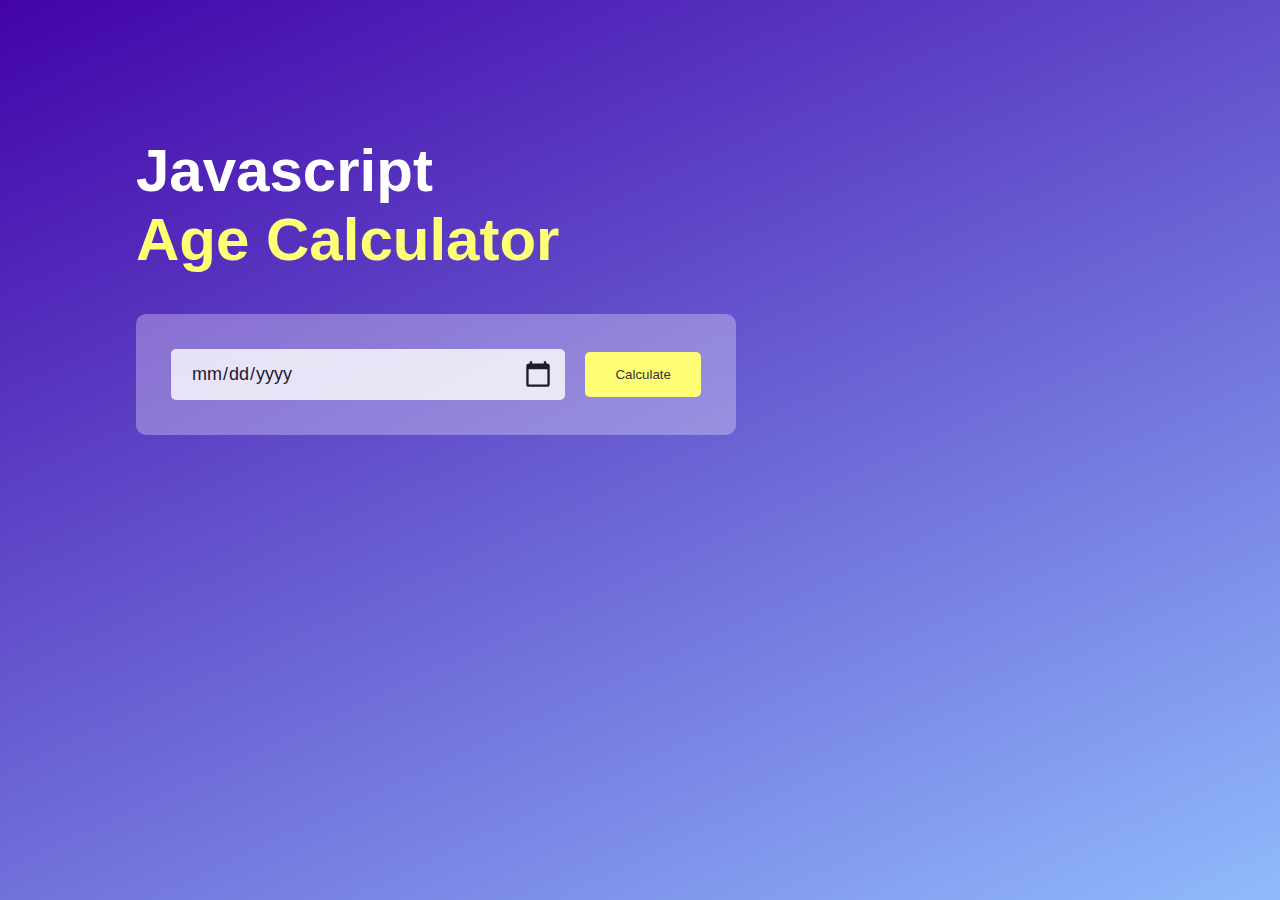
<file: AgeCalculator/index.html>
<!DOCTYPE html>
<html lang="en">
<head>
    <meta charset="UTF-8">
    <meta name="viewport" content="width=device-width, initial-scale=1.0">
    <title>Document</title>
    <link rel="stylesheet" href="style.css">
</head>
<body>
    <div class="container">
        <div class="calculator">
            <h1>Javascript<br><span>Age Calculator</span></h1>
            <div class="input-box">
                <input type="date" id="date">
                <button>Calculate</button>
            </div>
            <p class="result"></p>
        </div>
    </div>

    <script src="script.js"></script>
</body>
</html>
</file>
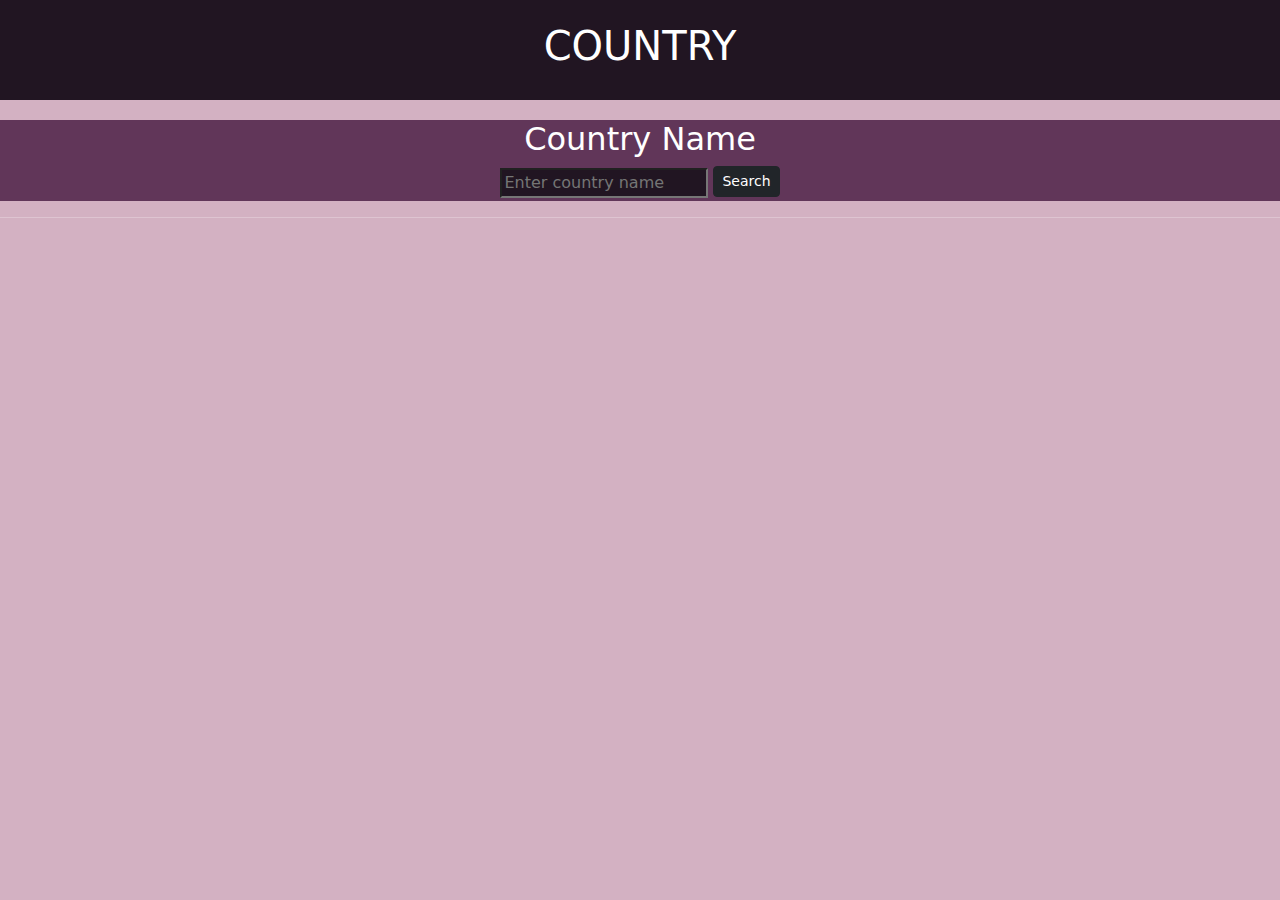
<file: Country/index.html>
<!DOCTYPE html>
<html lang="en">
<head>
    <meta charset="UTF-8">
    <meta name="viewport" content="width=device-width, initial-scale=1.0">
    <title>Country Details</title>
    <link rel="stylesheet" href="	https://cdn.jsdelivr.net/npm/bootstrap@5.3.3/dist/css/bootstrap.min.css">
    <link rel="stylesheet" href="style.css">
</head>
<body>
    <div class="heading">
        <h1>COUNTRY</h1>
    </div>
    <div class="inner">
        <h2>Country Name</h2>
        <input  type="search" placeholder="Enter country name" id="click">
        <button class="btn btn-dark btn-sm" type="submit" id="click">Search</button>
    </div>
    <ul class="list"></ul>

    <hr>

    <script src="	https://cdn.jsdelivr.net/npm/bootstrap@5.3.3/dist/js/bootstrap.bundle.min.js"></script>
    <script src="app.js"></script>
</body>
</html>
</file>
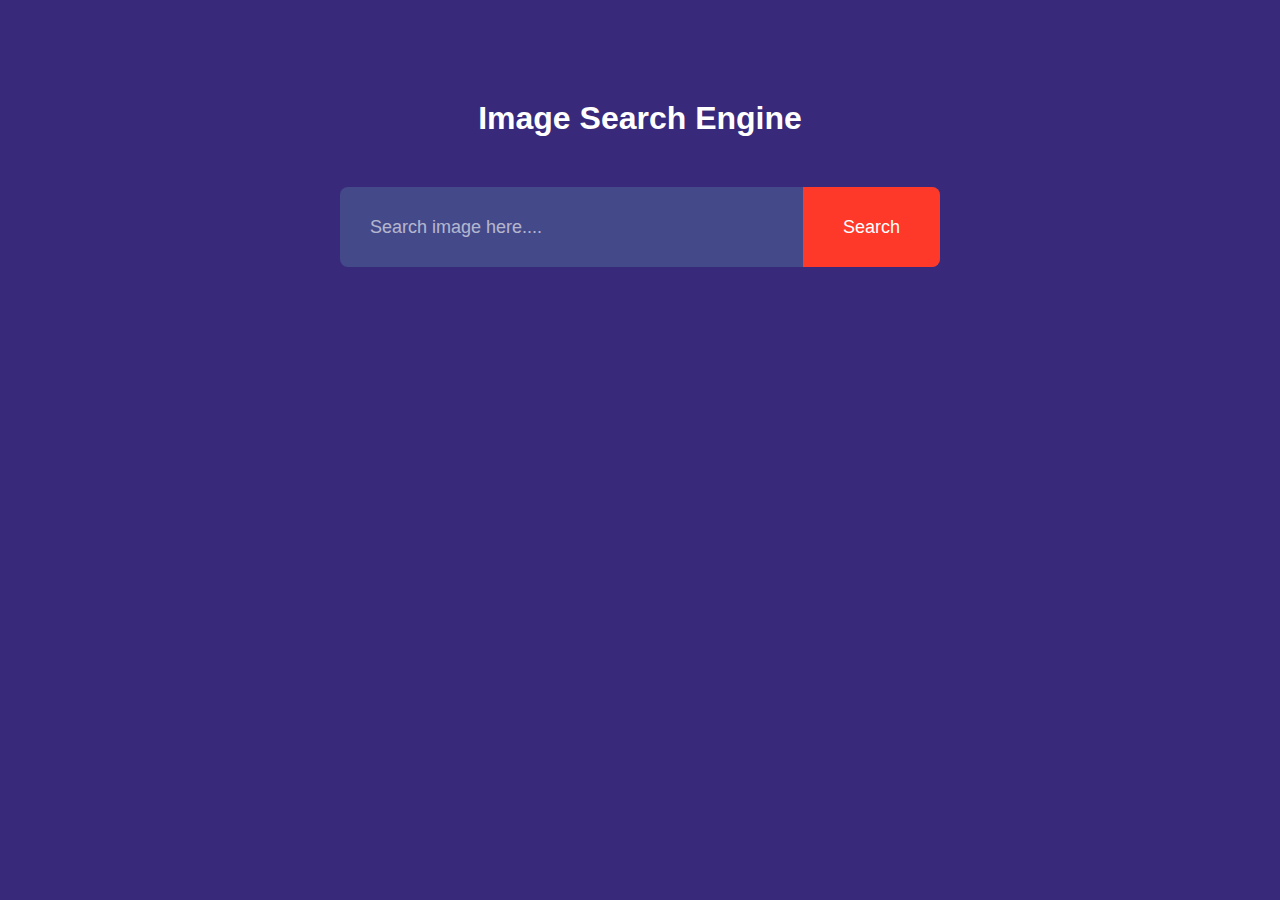
<file: ImageSearchEngine/index.html>
<!DOCTYPE html>
<html lang="en">
<head>
    <meta charset="UTF-8">
    <meta name="viewport" content="width=device-width, initial-scale=1.0">
    <title>Document</title>
    <link rel="stylesheet" href="style.css">
</head>
<body>
    <h1>Image Search Engine</h1>
    <form id="search-form">
        <input type="text" id="search-box" placeholder="Search image here....">
        <button id="search-btn">Search</button>
    </form>
    <div id="img-output"></div>
    <button id="show-more-btn">Show more</button>

    <script src="script.js"></script>
</body>
</html>
</file>
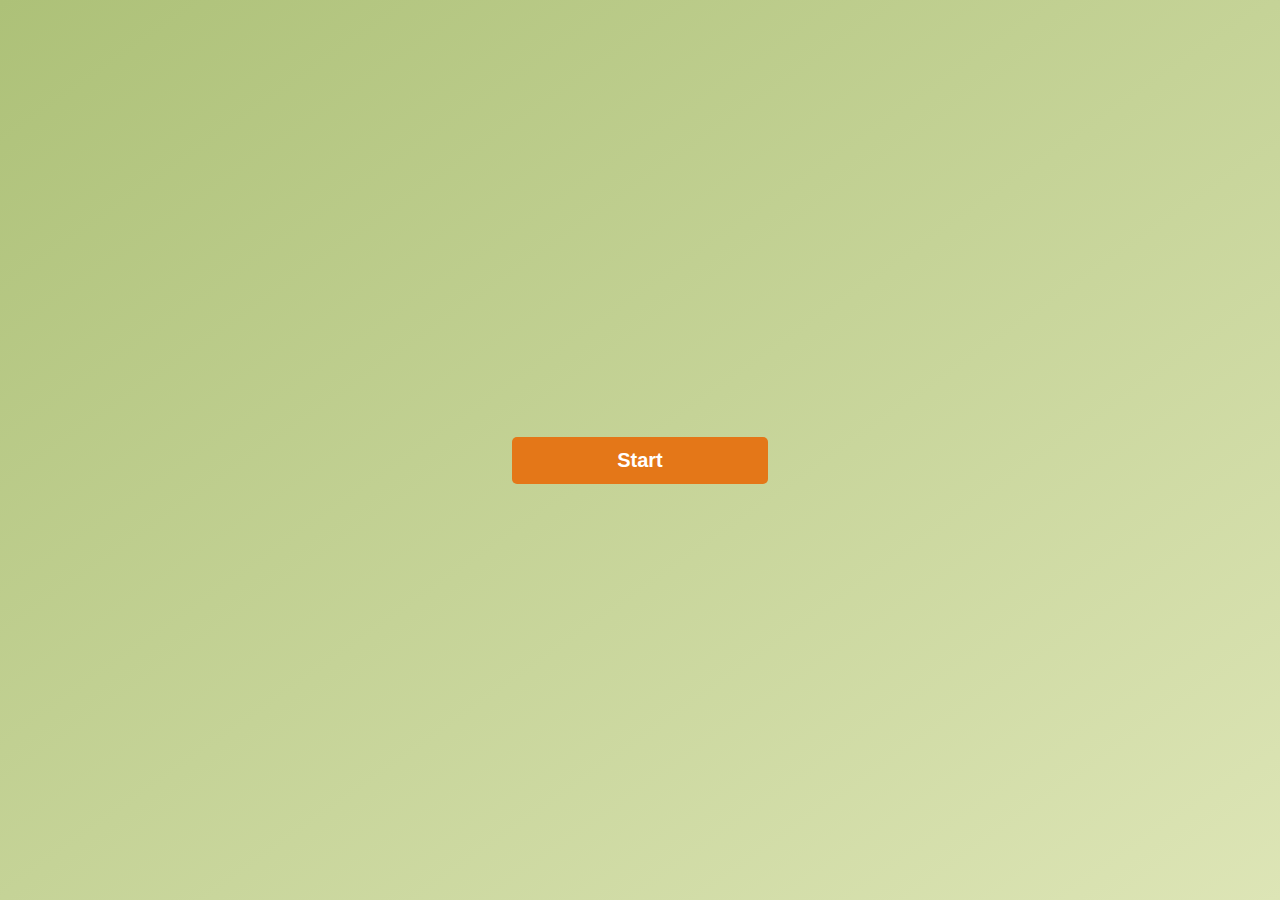
<file: QuizApp/index.html>
<!DOCTYPE html>
<html lang="en">
<head>
    <meta charset="UTF-8">
    <meta name="viewport" content="width=device-width, initial-scale=1.0">
    <title>Document</title>
    <link rel="stylesheet" href="style.css">
</head>
<body>
    <div class="alert">Alert</div>
    <div class="btn startBtn">Start</div>
    <div class="container">
        <h1>Let's play a Quiz Game</h1>
        <div class="question"></div>
        <div class="choices"></div>
        <div class="scoreCard"></div>
        <button class="btn nextBtn">Next</button>
        <div class="timer">15</div>
    </div>

    <script src="script.js"></script>
</body>
</html>
</file>
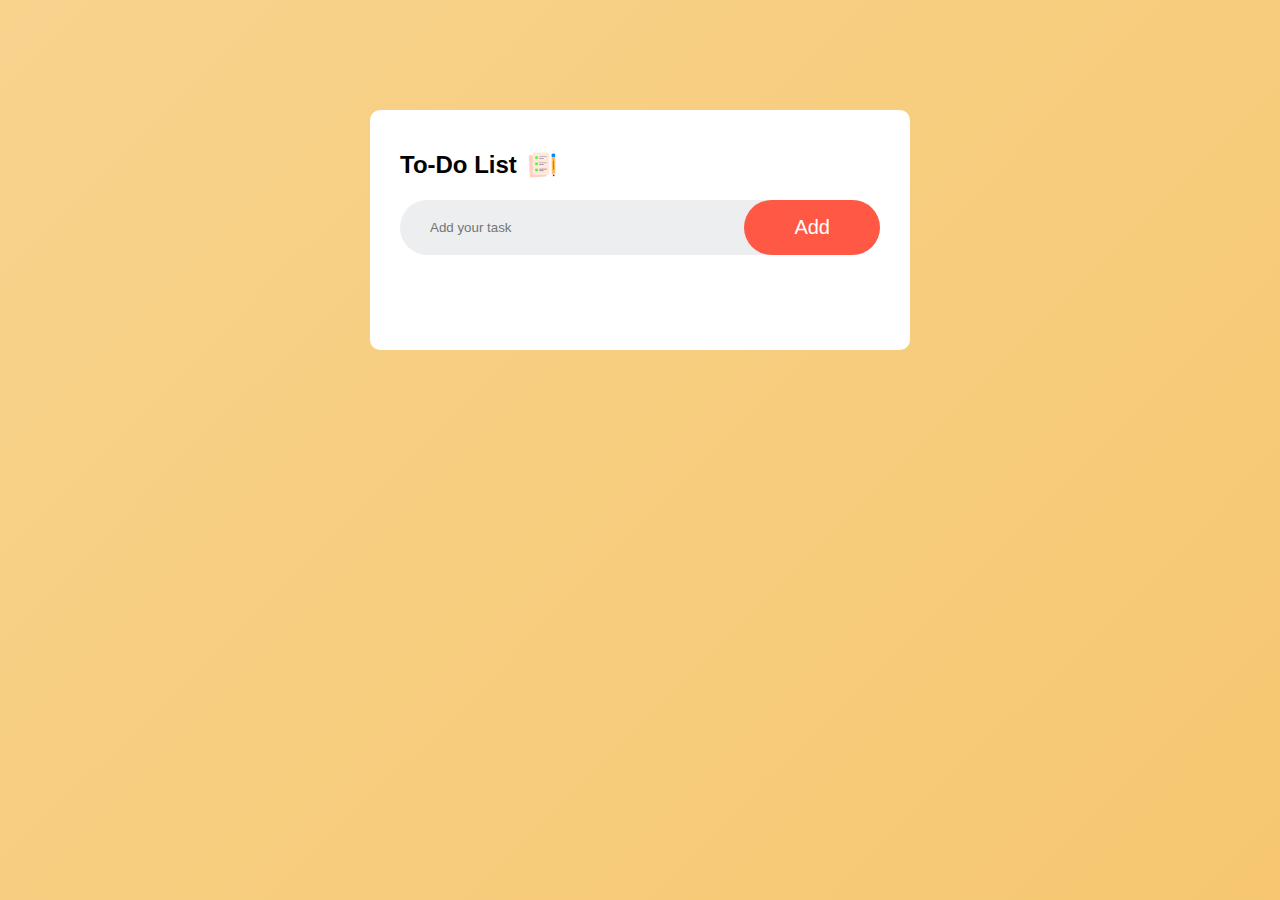
<file: TodoList/index.html>
<!DOCTYPE html>
<html lang="en">
<head>
    <meta charset="UTF-8">
    <meta name="viewport" content="width=device-width, initial-scale=1.0">
    <title>ToDo List</title>
    <link rel="stylesheet" href="style.css">
</head>
<body>
    <div class="container">
        <div class="todo-app">
            <h2>To-Do List <img src="images/icon.png"></h2>
            <div class="row">
                <input type="text" id="input-box" placeholder="Add your task">
                <button onclick="addTask()">Add</button>
            </div>
            <ul id="list-container">
                <!-- <li class="checked">task 1</li>
                <li>task 1</li>
                <li>task 1</li> -->
            </ul>
        </div>
    </div>

    <script src="script.js"></script>
</body>
</html>
</file>
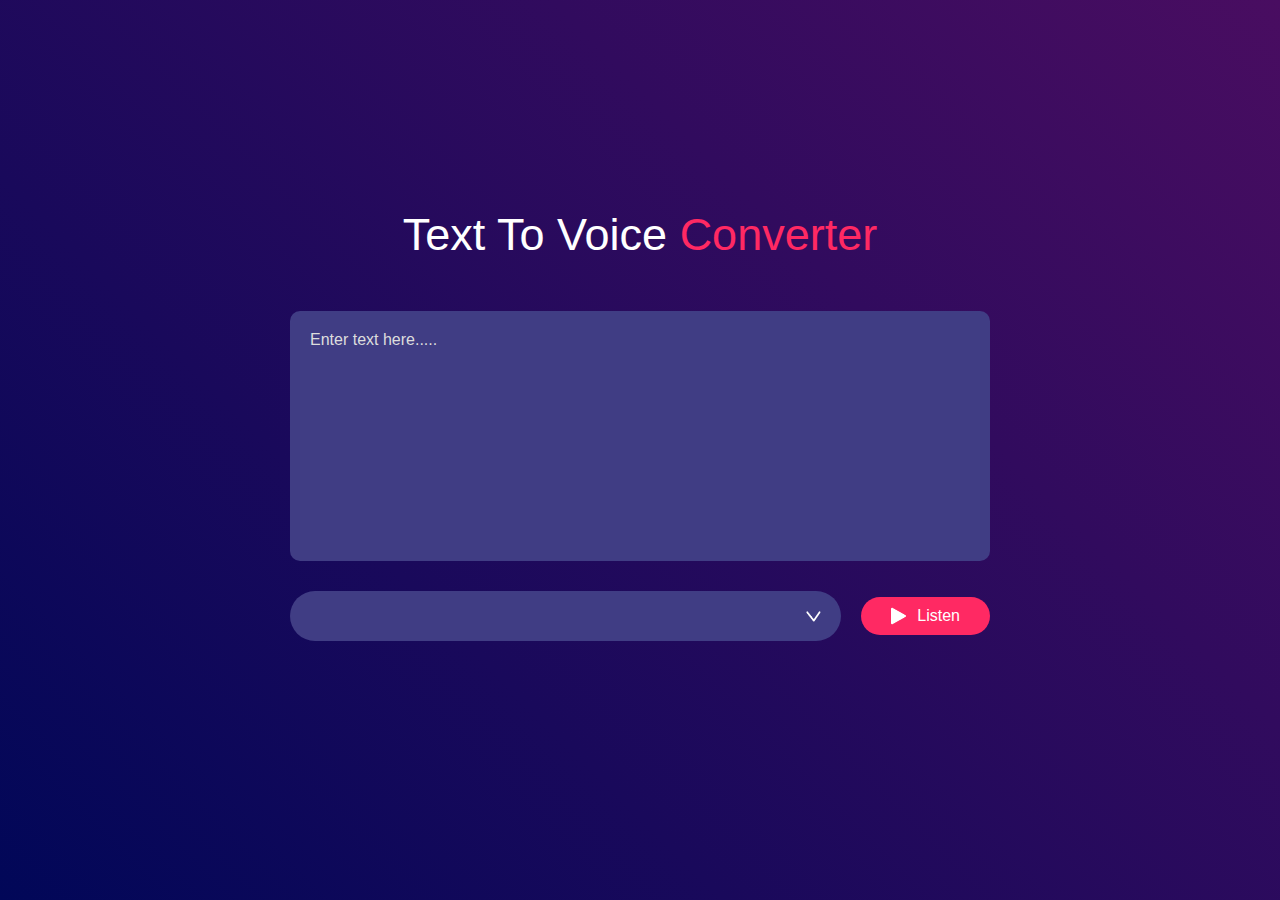
<file: VoiceConverter/index.html>
<!DOCTYPE html>
<html lang="en">
<head>
    <meta charset="UTF-8">
    <meta name="viewport" content="width=device-width, initial-scale=1.0">
    <title>Document</title>
    <link rel="stylesheet" href="style.css">
</head>
<body>
    <div class="hero">
        <h1>Text To Voice <span>Converter</span></h1>
        <textarea placeholder="Enter text here....."></textarea>
        <div class="row">
            <select></select>
            <button><img src="images/play.png">Listen</button>
        </div>
    </div>
    <script src="script.js"></script>
</body>
</html>
</file>
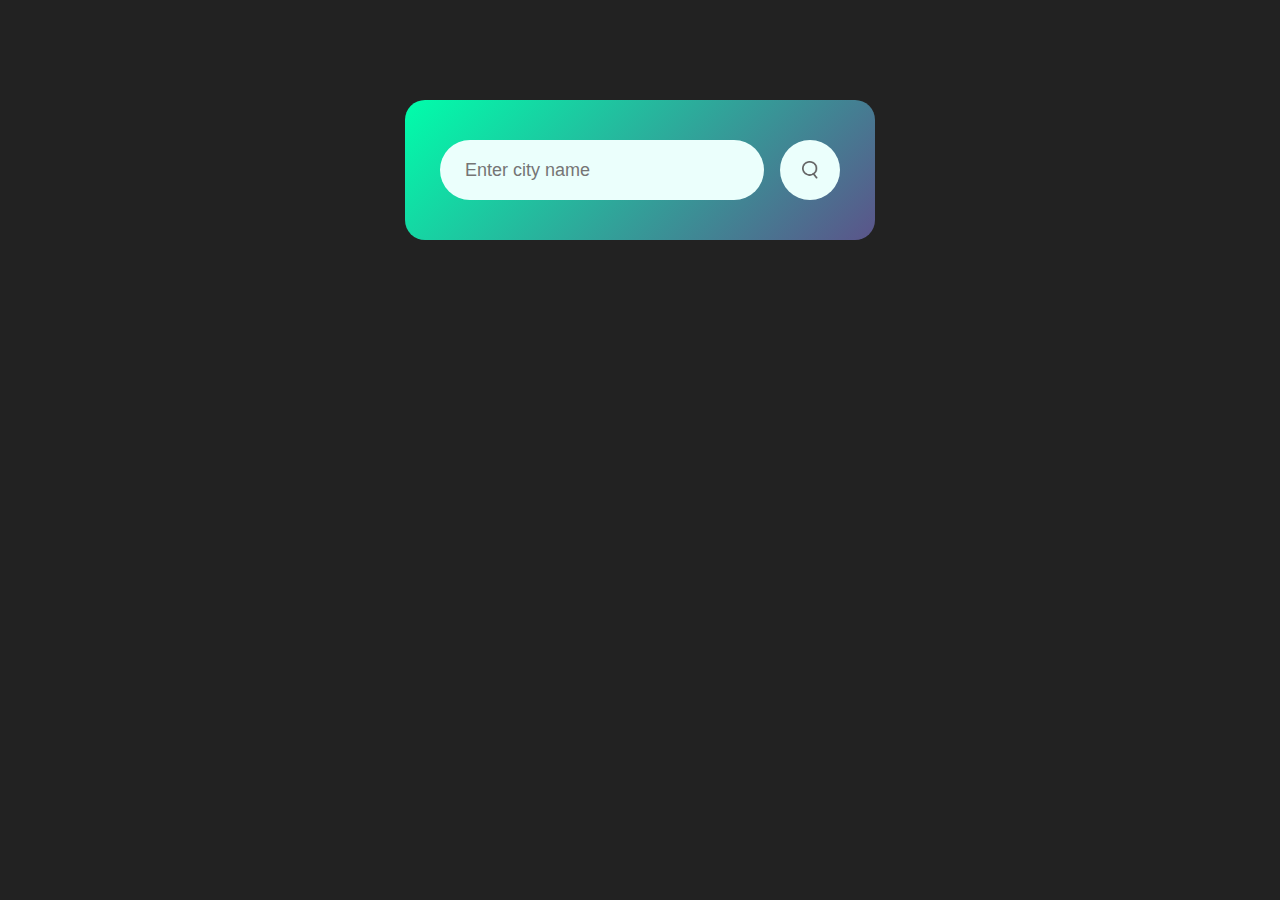
<file: WeatherApp/index.html>
<!DOCTYPE html>
<html lang="en">
<head>
    <meta charset="UTF-8">
    <meta name="viewport" content="width=device-width, initial-scale=1.0">
    <title>Document</title>
    <link rel="stylesheet" href="style.css">
</head>
<body>
    <div class="card">
        <div class="search">
            <input type="text" placeholder="Enter city name" spellcheck="false">
            <button><img src="images/search.png"></button>
        </div>
        <div class="error">
            <p>Invalid city name</p>
        </div>
        <div class="weather">
            <img src="images/rain.png" class="icon">
            <h1 class="temp">22&deg;c</h1>
            <h2 class="city">New York</h2>
            <div class="details">
                <div class="col">
                    <img src="images/humidity.png">
                    <div>
                        <p class="humidity">50%</p>
                        <p>Humiditiy</p>
                    </div>
                </div>
                <div class="col">
                    <img src="images/wind.png">
                    <div>
                        <p class="wind">5 km/h</p>
                        <p>Wind Speed</p>
                    </div>
                </div>
            </div>
        </div>
    </div>


    <script src="script.js"></script>
</body>
</html>
</file>
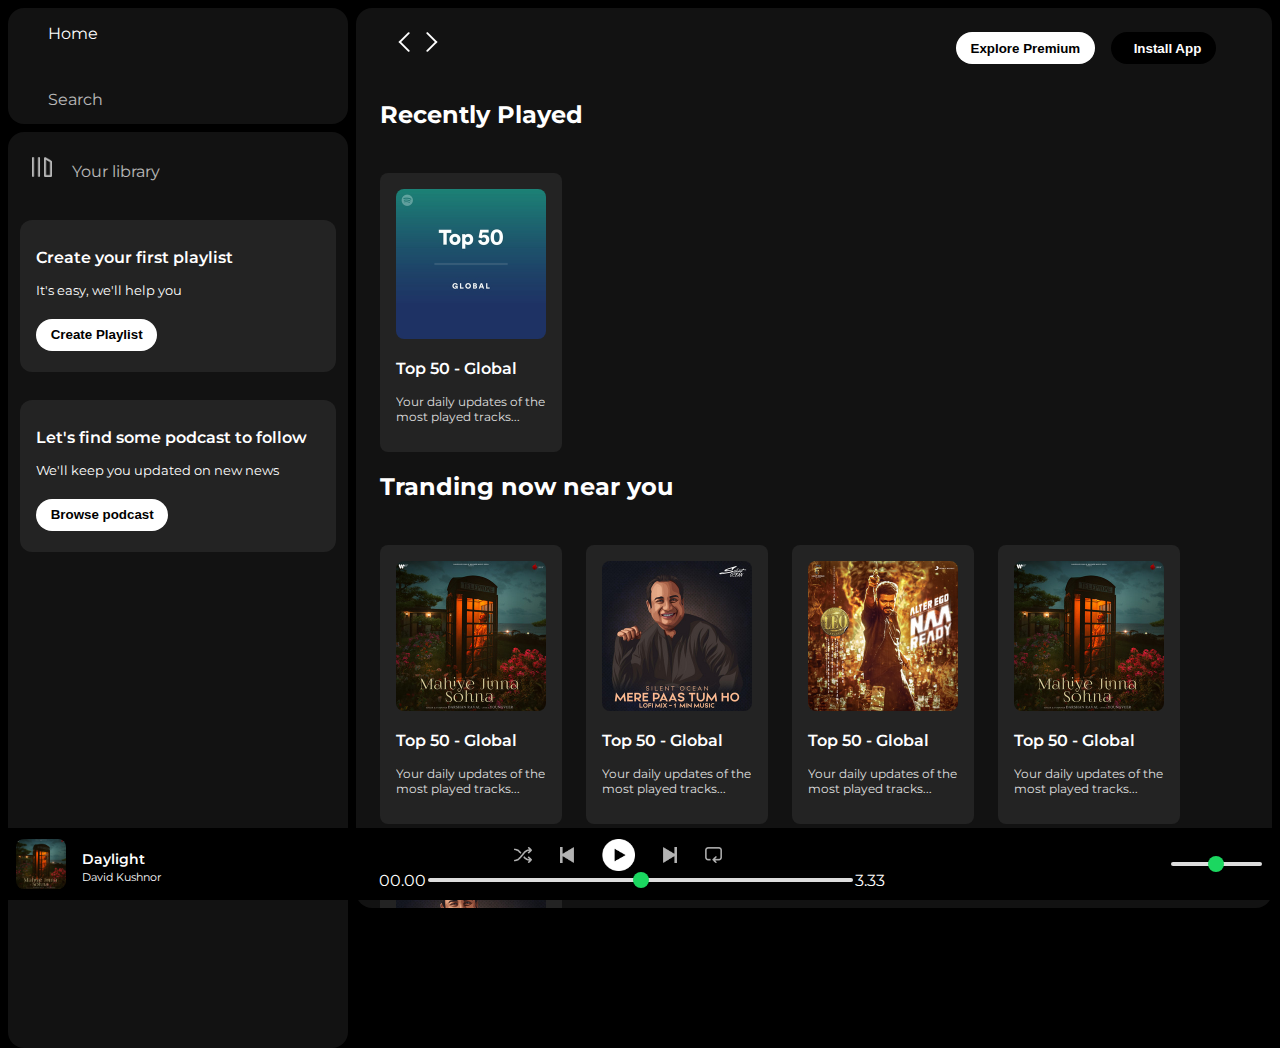
<file: spotify-clone/project/index.html>
<!DOCTYPE html>
<html lang="en">
<head>
    <meta charset="UTF-8">
    <meta name="viewport" content="width=device-width, initial-scale=1.0">
    <link rel="stylesheet" href="https://cdnjs.cloudflare.com/ajax/libs/font-awesome/6.5.1/css/all.min.css" integrity="sha512-DTOQO9RWCH3ppGqcWaEA1BIZOC6xxalwEsw9c2QQeAIftl+Vegovlnee1c9QX4TctnWMn13TZye+giMm8e2LwA==" crossorigin="anonymous" referrerpolicy="no-referrer" />
    <link rel="icon" href="../assests/logo.png">
    <title>Spotify - Web Player: Music for everyone</title>
    <link rel="stylesheet" href="style.css">
    <link rel="preconnect" href="https://fonts.googleapis.com">
    <link rel="preconnect" href="https://fonts.gstatic.com" crossorigin>
    <link href="https://fonts.googleapis.com/css2?family=Montserrat:wght@100..900&display=swap" rel="stylesheet">
    </head>
<body>
    <div class="main">
        <div class="sidebar">
            <div class="nav">
                <div class="nav-option" style="opacity: 1;">
                    <i class="fa-solid fa-house"></i>
                    <a href="#">Home</a>
                </div>

                <div class="nav-option">
                    <i class="fa-solid fa-magnifying-glass"></i>
                    <a href="#">Search</a>
                </div>
             </div>

             <div class="library">
                <div class="option">
                    <div class="lib-option nav-option">
                        <img src="../assests/library_icon.png">
                        <a href="#">Your library</a>
                    </div>

                    <div class="icons">
                        <i class="fa-solid fa-plus"></i>
                        <i class="fa-solid fa-arrow-right"></i>
                    </div>
                </div>

                <div class="lib-box">
                    <div class="box">
                        <p class="box-p1">Create your first playlist</p>
                        <p class="box-p2">It's easy, we'll help you</p>
                        <button class="badge">Create Playlist</button>
                    </div>

                    <div class="box">
                        <p class="box-p1">Let's find some podcast to follow</p>
                        <p class="box-p2">We'll keep you updated on new news</p>
                        <button class="badge">Browse podcast</button>
                    </div>
                </div>
             </div>
        </div>
        <div class="main-content">
            <div class="sticky-nav">
                <div class="sticky-nav-icons">
                    <img src="../assests/backward_icon.png">
                    <img src="../assests/forward_icon.png" class="hide">
                </div>
                
                <div class="sticky-nav-options">
                    <button class="badge nav-items hide">Explore Premium</button>
                    <button class="badge nav-items dark-badge"><i class="fa-regular fa-circle-down"></i>Install App</button>
                    <i class="fa-regular fa-user nav-items"></i>
                </div>
            </div>

            <h2>Recently Played</h2>
            <div class="card-container">
                <div class="card">
                    <img src="../assests/card1img.jpeg" class="card-img">
                    <p class="card-title">Top 50 - Global</p>
                    <p class="card-info">Your daily updates of the most played tracks...</p>
                </div>
            </div>

            <h2>Tranding now near you</h2>
            <div class="card-container">
                <div class="card">
                    <img src="../assests/card2img.jpeg" class="card-img">
                    <p class="card-title">Top 50 - Global</p>
                    <p class="card-info">Your daily updates of the most played tracks...</p>
                </div>

                <div class="card">
                    <img src="../assests/card3img.jpeg" class="card-img">
                    <p class="card-title">Top 50 - Global</p>
                    <p class="card-info">Your daily updates of the most played tracks...</p>
                </div>

                <div class="card">
                    <img src="../assests/card4img.jpeg" class="card-img">
                    <p class="card-title">Top 50 - Global</p>
                    <p class="card-info">Your daily updates of the most played tracks...</p>
                </div>

                <div class="card">
                    <img src="../assests/card2img.jpeg" class="card-img">
                    <p class="card-title">Top 50 - Global</p>
                    <p class="card-info">Your daily updates of the most played tracks...</p>
                </div>

                <div class="card">
                    <img src="../assests/card3img.jpeg" class="card-img">
                    <p class="card-title">Top 50 - Global</p>
                    <p class="card-info">Your daily updates of the most played tracks...</p>
                </div>
            </div>

            <h2>Recently Played</h2>
            <div class="card-container">
                <div class="card">
                    <img src="../assests/card5img.jpeg" class="card-img">
                    <p class="card-title">Top 50 - Global</p>
                    <p class="card-info">Your daily updates of the most played tracks...</p>
                </div>

                <div class="card">
                    <img src="../assests/card6img.jpeg" class="card-img">
                    <p class="card-title">Top 50 - Global</p>
                    <p class="card-info">Your daily updates of the most played tracks...</p>
                </div>

                <div class="card">
                    <img src="../assests/card1img.jpeg" class="card-img">
                    <p class="card-title">Top 50 - Global</p>
                    <p class="card-info">Your daily updates of the most played tracks...</p>
                </div>
            </div>

            <div class="footer">
                <div class="line"></div>
            </div>
            
        </div>
        <div class="music-player">
            <div class="album">
                <img src="../assests/card2img.jpeg" class="album-img">
                <div class="album-p">
                    <p class="album-p1">Daylight</p>
                    <p class="album-p2">David Kushnor</p>
                </div>
                <i class="fa-regular fa-heart"></i>
                <i class="fa-solid fa-ticket"></i>
            </div>

            <div class="player">
                <div class="player-control">
                    <img src="../assests/player_icon1.png" class="player-control-icon">
                    <img src="../assests/player_icon2.png" class="player-control-icon">
                    <img src="../assests/player_icon3.png" class="player-control-icon" style="height: 2rem; opacity: 1;">
                    <img src="../assests/player_icon4.png" class="player-control-icon">
                    <img src="../assests/player_icon5.png" class="player-control-icon">
                </div>

                <div class="playback-bar">
                    <span class="curr-time">00.00</span>
                    <input type="range" min="0" max="100" class="progress-bar" step="1">
                    <span class="total-time">3.33</span>
                </div>
            </div>
            <div class="controls">
                <i class="fa-regular fa-square-caret-right i"></i>
                <i class="fa-solid fa-microphone-lines i"></i>
                <i class="fa-solid fa-bars i"></i>
                <i class="fa-brands fa-hive i"></i>
                <i class="fa-solid fa-volume-high i"></i>
                <input type="range" min="0" max="100" class="control-bar" step="1">
            </div>
        </div>
    </div>
</body>
</html>
</file>
<file: AgeCalculator/style.css>
*{
    margin: 0;
    padding: 0;
    font-family: "Poppins", sans-serif;
    box-sizing: border-box;
}

.container{
    width: 100%;
    min-height: 100vh;
    background: linear-gradient(155deg, #4203a9, #90bafc);
    color: #fff;
    padding: 10px;
}

.calculator{
    width: 100%;
    max-width: 600px;
    margin-left: 10%;
    margin-top: 10%;
}

.calculator h1 {
    font-size: 60px;
}

.calculator span{
    color: #ffff76;
}

.input-box{
    margin: 40px 0;
    padding: 35px;
    border-radius: 10px;
    background-color: rgba(255, 255, 255, 0.3);
    display: flex;
    align-items: center;
}

input{
    flex: 1;
    margin-right: 20px;
    padding: 14px 20px;
    border: 0;
    outline: 0;
    font-size: 18px;
    border-radius: 5px;
    position: relative;
    opacity: 0.8;
}

button {
    background-color: #ffff76;
    border: 0;
    outline: 0;
    border-radius: 5px;
    font-weight: 500;
    padding: 15px 30px;
    color: #333;
    cursor: pointer;
}

input::-webkit-calendar-picker-indicator{
    top: 0;
    right: 0;
    bottom: 0;
    left: 0;
    height: auto;
    width: auto;
    position: absolute;
    background-position: calc(100% - 10px);
    background-size: 30px;
    cursor: pointer;
}

.result{
    font-size: 24px;
}
</file>
<file: Country/style.css>
body {
    background-color: #D3B1C2;
    text-align: center;
    color: white;
}

.heading {
    background-color: #211522;
    height: 100px;
    display: flex;
    justify-content: center;
    align-items: center;
}

.inner {
    background-color: #613659;
    margin-top: 20px;
}

input {
    background-color: #211522;
    color: white;
}

.btn-dark {
    margin-bottom: 4px;
}

.list {
    text-align: left;
    color: #211522;
    margin-top: 10px;
}

hr {
    background-color: #211522;
}
</file>
<file: ImageSearchEngine/style.css>
*{
    margin: 0;
    padding: 0;
    font-family: "Poppins", sans-serif;
    box-sizing: border-box;
}

body{
    background-color: #39297b;
    color: #fff;
}

h1{
    margin: 100px auto 50px;
    text-align: center;
    font-weight: 600;
}

form{
    width: 90%;
    max-width: 600px;
    margin: auto;
    height: 80px;
    display: flex;
    align-items: center;
    background-color: #434989;
    border-radius: 8px;
}

form input{
    flex: 1;
    height: 100%;
    border: 0;
    outline: 0;
    background: transparent;
    font-size: 18px;
    padding: 0 30px;
    color: #fff;
}

form button{
    height: 100%;
    padding: 0 40px;
    border: 0;
    outline: 0;
    font-size: 18px;
    color: #fff;
    background-color: #ff3929;
    border-top-right-radius: 8px;
    border-bottom-right-radius: 8px;
    cursor: pointer;
}

::placeholder{
    color: #fff;
    opacity: 0.6;
}

#show-more-btn{
    background-color: #ff3929;
    color: #fff;
    border: 0;
    outline: 0;
    padding: 10px 20px;
    margin: 10px auto 100px;
    border-radius: 4px;
    cursor: pointer;
    display: none; 
}

#img-output{
    width: 80%;
    margin: 100px auto 50px;
    display: grid;
    grid-template-columns: 1fr 1fr 1fr;
    grid-gap: 40px;
}

#img-output img{
    width: 100%;
    height: 230px;
    object-fit: cover;
    border-radius: 5px;
}
</file>
<file: QuizApp/style.css>
*{
    margin: 0;
    padding: 0;
    font-family: Verdana, Geneva, Tahoma, sans-serif;
    box-sizing: border-box;
}

body {
    width: 100%;
    height: 100vh;
    background: linear-gradient(to right bottom, 
    #adc178, #dde5b6);
    display: grid;
    place-items: center;
}

.container {
    width: 80%;
    max-width: 850px;
    padding: 30px;
    text-align: center;
    border: 5px solid white;
    display: none;
}

.container h1{
    font-size: 36px;
    margin-bottom: 40px;
    text-decoration: underline;
    text-underline-offset: 8px;
}

.question {
    font-size: 25px;
    margin-bottom: 20px;
}

.choice {
    font-size: 20px;
    background-color: #f0ead2;
    margin: 10px auto;
    padding: 10px;
    border-radius: 5px;
    width: 60%;
    text-align: left;
    cursor: pointer;
    opacity: 0;
    transform: translateY(50%);
    animation: fade 0.6s ease forwards;
}

.choice:hover {
    background-color: #ddd;
}

.btn {
    width: 60%;
    font-size: 20px;
    font-weight: 600;
    background-color: #e47718;
    margin: 20px auto 0 auto;
    padding: 12px 20px;
    border: none;
    border-radius: 5px;
    color: white;
    cursor: pointer;
}

.btn:hover {
    background-color: #e98a37;
}

.choice.selected{
    background-color: #31572c;
    color: white;
}

.scoreCard {
    font-size: 25px;
    margin: 20px 0 20px 0;
}

.alert {
    background-color: #5d9b63;
    width: 100%;
    padding: 12px;
    position: absolute;
    top: 0;
    color: white;
    font-size: 1.2rem;
    display: none;
}

.startBtn {
    width: 20%;
    text-align: center;
}

.timer {
    position: absolute;
    top: 30px;
    right: 30px;
    width: 72px;
    height: 72px;
    border-radius: 50%;
    background-color: black;
    color: white;
    font-size: 24px;
    border: 5px solid red;
    font-weight: 600;
    display: flex;
    justify-content: center;
    align-items: center;
    padding: 20px;
    animation: pulse 1s ease-in-out infinite;
}

/* adding animation in timer */
@keyframes pulse {
    0%{
        transform: scale(1);
    }
    50%{
        transform: scale(1.2);
    }
    100%{
        transform: scale(1);
    }
}

/* adding animation in choices */
@keyframes fade{
    0%{
        opacity: 0;
        transform: translateY(50%);
    }
    100%{
        opacity: 1;
        transform: translateY(0);
    }
}
</file>
<file: TodoList/style.css>
*{
    margin: 0;
    padding: 0;
    font-family: 'Poppins', sans-serif;
    box-sizing: border-box;
}

.container{
    width: 100%;
    min-height: 100vh;
    background: linear-gradient(135deg, #f8d38d, #f6c770);
    padding: 10px;
}

.todo-app{
    width: 100%;
    max-width: 540px;
    background: #fff;
    margin: 100px auto 20px;
    padding: 40px 30px 70px;
    border-radius: 10px;
}

.todo-app h2 {
    display: flex;
    align-items: center;
    margin-bottom: 20px;
}

.todo-app h2 img{
    width: 30px;
    margin-left: 10px;
}

.row{
    display: flex;
    align-items: center;
    justify-content: space-between;
    background-color: #edeef0;
    border-radius: 30px;
    padding-left: 20px;
    margin-bottom: 25px;
}

input{
    flex: 1;
    border: none;
    outline: none;
    background: transparent;
    padding: 10px;
    font-weight: 14px;
}

button{
    border: none;
    outline: none;
    background: #ff5945;
    color: #fff;
    padding: 16px 50px;
    font-size: 20px;
    border-radius: 40px;
    cursor: pointer;
}

ul li{
    list-style: none;
    user-select: none;
    font-size: 18px;
    padding: 12px 8px 12px 50px;
    cursor: pointer;
    position: relative;
}

ul li::before{
    content: '';
    position: absolute;
    height: 28px;
    width: 28px;
    border-radius: 50%;
    background-image: url(images/unchecked.png);
    background-size: cover;
    background-position: center;
    top: 10px;
    left: 8px;
}

ul li.checked{
    color: #555;
    text-decoration: line-through;
}

ul li.checked::before{
    background-image: url(images/checked.png);
}

ul li span{
    position: absolute;
    top: 5px;
    right: 0;
    height: 40px;
    width: 40px;
    font-size: 22px;
    color: #555;
    border-radius: 50%;
    line-height: 40px;
    text-align: center;
}

ul li span:hover{
    background-color: #edeef0;
}
</file>
<file: VoiceConverter/style.css>
*{
    margin: 0;
    padding: 0;
    font-family: "Poppins", sans-serif;
    box-sizing: border-box;
}

.hero{
    width: 100%;
    min-height: 100vh;
    background: linear-gradient(45deg, #010758, #490d61);
    display: flex;
    align-items: center;
    justify-content: center;
    flex-direction: column;
    color: #fff;
}

.hero h1{
    font-size: 45px;
    font-weight: 500;
    margin-top: -50px;
    margin-bottom: 50px;
}

.hero h1 span{
    color: #ff2963;
}

textarea{
    width: 700px;
    height: 250px;
    font-size: 15px;
    border: 0;
    outline: 0;
    border-radius: 10px;
    color: #fff;
    background-color: #403d84;
    padding: 20px;
    margin-bottom: 30px;
    resize: none;
}

textarea::placeholder{
    font-size: 16px;
    color: #ddd;
}

.row{
    width: 700px;
    display: flex;
    align-items: center;
    gap: 20px;
}

button{
    background-color: #ff2963;
    color: #fff;
    padding: 10px 30px;
    border-radius: 35px;
    font-size: 16px;
    cursor: pointer;
    border: 0;
    outline: 0;
    display: flex;
    align-items: center;
}

button img{
    width: 16px;
    margin-right: 10px;
}

select{
    flex: 3;
    color: #fff;
    background-color: #403d84;
    border: 0;
    outline: 0;
    border-radius: 35px;
    padding: 0 20px;
    height: 50px;
    appearance: none;
    background-image: url("images/dropdown.png");
    background-size: 15px;
    background-repeat: no-repeat;
    background-position-x: calc(100% - 20px);
    background-position-y: 20px;
}
</file>
<file: WeatherApp/style.css>
*{
    margin: 0;
    padding: 0;
    font-family: "Poppins", sans-serif;
    box-sizing: border-box;
} 

body{
    background-color: #222;
}

.card{
    width: 90%;
    max-width: 470px;
    background: linear-gradient(135deg, #00feab, #5b548a);
    color: #fff;
    margin: 100px auto 0;
    border-radius: 20px;
    padding: 40px 35px;
    text-align: center;
}

.search{
    width: 100%;
    display: flex;
    align-items: center;
    justify-content: space-between;
}

.search input{
    border: 0;
    outline: 0;
    background-color: #ebfffc;
    color: #555;
    padding: 10px 25px;
    height: 60px;
    border-radius: 30px;
    flex: 1;
    margin-right: 16px;
    font-size: 18px;
}

.search button{
    border: 0;
    outline: 0;
    background-color: #ebfffc;
    border-radius: 50%;
    height: 60px;
    width: 60px;
    cursor: pointer;
    display: flex;
    align-items: center;
    justify-content: center;
}

.search button img{
    width: 16px;
}

.icon{
    width: 170px;
    margin-top: 30px;
}

.weather h1{
    font-size: 80px;
    font-weight: 500;
}

.weather h2{
    font-size: 45px;
    font-weight: 400;
    margin-top: -10px;
}

.details{
      display: flex;
      align-items: center;
      justify-content: space-between;
      padding: 0 20px;
      margin-top: 50px;                                  
}

.col{
    display: flex;
    align-items: center;
    text-align: left;
}

.col img{
    width: 40px;
    margin-right: 10px;
}

.humidity, .wind{
    font-size: 28px;
    margin-top: -6px;
}

.weather{
    display: none;
}

.error {
    margin-top: 20px;
    text-align: left;
    font-size: large;
    display: none;
}
</file>
<file: spotify-clone/project/style.css>
body {
    font-family: "Montserrat", sans-serif;
    margin: 0;
    background-color: black;
    color: white;
    overflow: hidden;
}

.main {
    display: flex;
    height: 100vh;
    padding: 0.5rem;
}

.sidebar {
    background-color: black;
    width: 340px;
    border-radius: 1rem;
    margin-right: 0.5rem;
}

.main-content {
    background-color: #121212;
    flex: 1;
    border-radius: 1rem;
    overflow: auto;
    padding: 0 1.5rem 0 1.5rem;
}

.music-player {
    background-color: black;
    position: fixed;
    bottom: 0;
    width: 100%;
    height: 72px;
}

a {
    text-decoration: none;
    color: white;
}

.nav {
    background-color: #121212;
    border-radius: 1rem;
    display: flex;
    flex-direction: column;
    justify-content: center;
    height: 100px;
    padding: 0.5rem 0.75rem;
}

.nav-option {
    line-height: 2.5rem;
    opacity: 0.7;
    padding: 0.75rem;
}

.nav-option:hover {
    opacity: 1;
}

.nav-option i {
    font-size: 1.25rem;
}

.nav-option a {
    font-size: 1rem;
    margin-left: 1rem;
}

.library {
    background-color: #121212;
    border-radius: 1rem;
    height: 100%;
    margin-top: 0.5rem;
    padding: 0.5rem 0.75rem;
}

.option {
    display: flex;
    justify-content: space-between;
    align-items: center;
}

.lib-option img{
    height: 1.25rem;
    width: 1.25rem;
}

.icons {
    font-size: 1.25rem;
    display: flex;
}

.icons i {
    opacity: 0.7;
    margin-right: 1rem;
}

.icons i:hover {
    opacity: 1;
}

.box {
    background-color: #232323;
    height: 8rem;
    border-radius: 0.75rem;
    margin: 1rem 0rem 1.75rem 0rem;
    padding: 0.75rem 1rem;
}

.box-p1 {
    font-size: 1rem;
    font-weight: 600;
}

.box-p2 {
    font-size: 0.8rem;
}

.badge {
    background-color: white;
    border: none;
    border-radius: 100px;
    font-weight: 600;
    padding: 0.25rem 0.92rem;
    margin-top: 0.5rem;
    height: 2rem;
    width: fit-content;
}

.dark-badge {
    background-color: black;
    color: white;
}

.dark-badge i {
    margin-right: 0.5rem;
}

.sticky-nav {
    position: sticky;
    top: 0;
    background-color: #121212;
    display: flex;
    justify-content: space-between;
    align-items: center;
    padding: 1rem 0  1rem 0;
    z-index: 10;
}

.sticky-nav-icons {
    margin-left: 0.75rem;
}

.sticky-nav-options {
    display: flex;
    align-items: center;
    justify-content: center;
}

.nav-items {
    margin-right: 1rem;
}

@media(max-width: 1000px) {
    .hide {
        display: none;
    }
}

.card {
    background-color: #232323;
    width: 150px;
    border-radius: 0.5rem; 
    padding: 1rem;
    margin-right: 1.5rem;
    margin-top: 1.5rem;
}

.card-container {
    display: flex;
    flex-wrap: wrap;
}

.card-img {
    width: 100%;
    border-radius: 0.5rem;
}

.card-title {
    font-weight: 600;
}

.card-info {
    font-size: 0.75rem;
    opacity: 0.85;
}

.footer {
    height: 300px;
    display: flex;
    justify-content: center;
    align-items: center;
}

.line {
    width: 90%;
    height: 50%;
    border-top: 2px solid white;
    opacity: 0.4;
}

.music-player {
    display: flex;
    justify-content: space-between;
    align-items: center;
}

.album {
    width: 25%;
}

.player {
    width: 50%;
}

.controls {
    width: 25%;
}

.player-control {
    display: flex;
    justify-content: center;
    align-items: center;
}

.player-control-icon {
    height: 1rem;
    margin-right: 1.75rem;
    opacity: 0.7;
}

.player-control-icon:hover {
    opacity: 1;
}

.playback-bar {
    display: flex;
    justify-content: center;
    align-items: center;
}

.progress-bar {
    width: 70%;
    appearance: none;
    background-color: transparent;
    cursor: pointer;
}

.progress-bar::-webkit-slider-runnable-track {
    background-color: #ddd;
    border-radius: 100px;
    height: 0.2rem;
}

.progress-bar::-webkit-slider-thumb {
    appearance: none;
    height: 1rem;
    width: 1rem;
    background-color: #1bd760;
    border-radius: 50%;
    margin-top: -6px;
}

.album-img {
    height: 50px;
    border-radius: 0.5rem;
}

.album {
    display: flex;
    justify-content: left;
    align-items: center;
    padding: 0.5rem;
}

.album-p {
    margin: 1rem;
}

.album-p1 {
    font-size: 0.85rem;
    margin-top: 1.5rem;
    font-weight: 600;
    line-height: 0.25rem;
}

.album-p2 {
    font-size: 0.7rem;
    line-height: 0.25rem;
    margin-bottom: 1rem;
}

.album i {
    margin-left: 1rem;
}

.controls {
    display: flex;
    justify-content: right;
    align-items: center;
    padding: 1.5rem;
}

.control-bar {
    width: 30%;
    appearance: none;
    background-color: transparent;
    cursor: pointer;
}

.control-bar::-webkit-slider-runnable-track {
    background-color: #ddd;
    border-radius: 100px;
    height: 0.2rem;
}

.control-bar::-webkit-slider-thumb {
    appearance: none;
    height: 1rem;
    width: 1rem;
    background-color: #1bd760;
    border-radius: 50%;
    margin-top: -6px;
}
.i {
    margin-right: 1rem;
    font-size: 1rem;
    opacity: 0.7;
}

.i:hover {
    opacity: 1;
}
</file>
